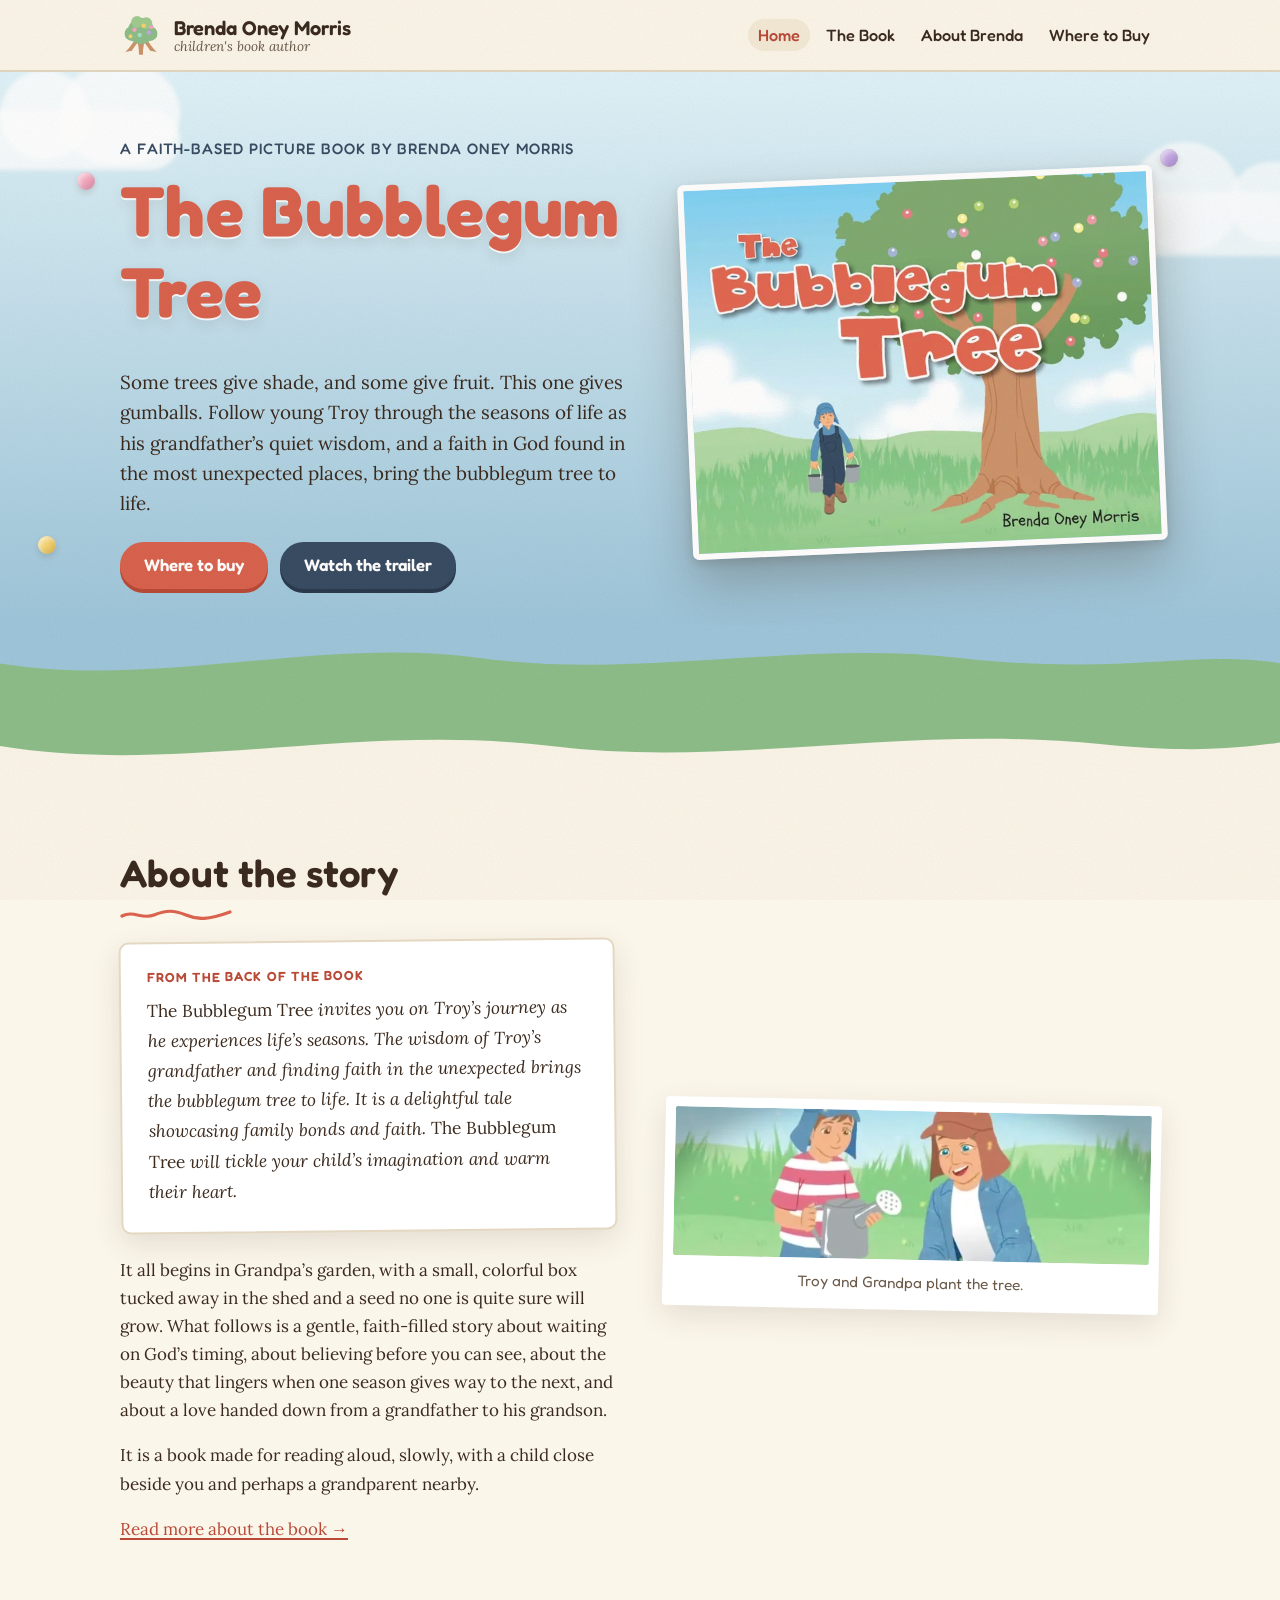
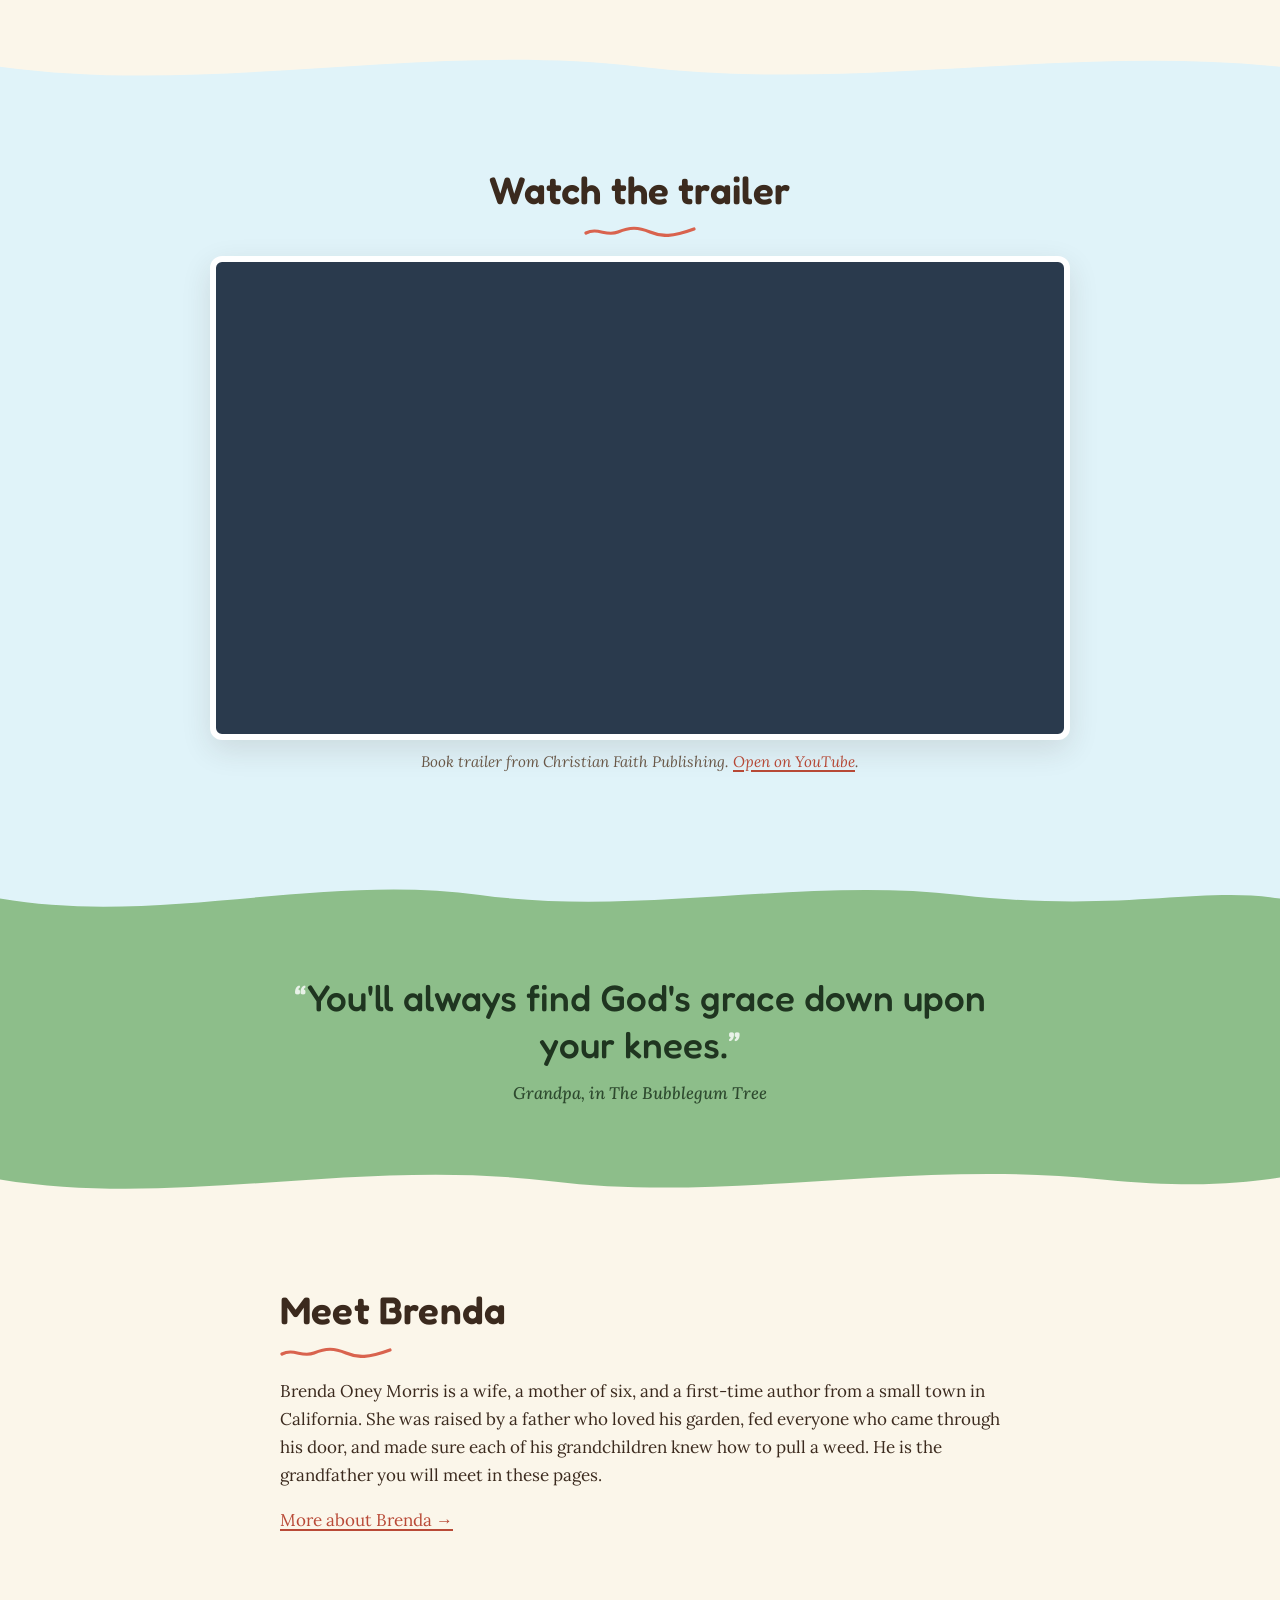
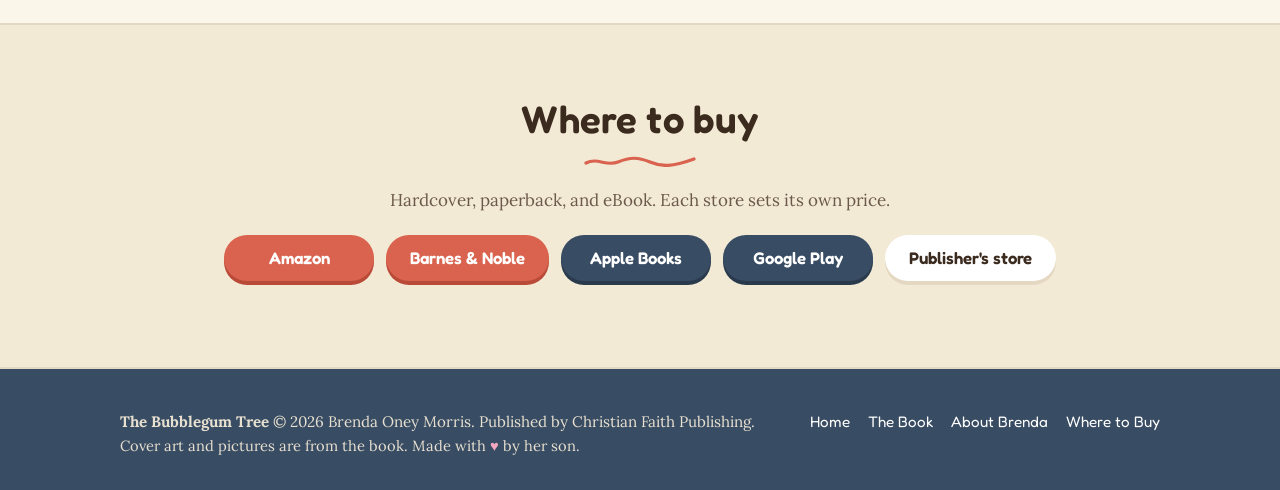
<file: index.html>
<!DOCTYPE html>
<html lang="en">
<head>
  <meta charset="utf-8">
  <meta name="viewport" content="width=device-width, initial-scale=1">
  <title>The Bubblegum Tree — a Christian picture book by Brenda Oney Morris</title>
  <meta name="description" content="Follow young Troy through life's seasons in The Bubblegum Tree, a faith-based Christian picture book by Brenda Oney Morris about God's grace, a grandfather's wisdom, and the bonds of family.">
  <link rel="canonical" href="https://brendaoneymorris.com/">
  <meta name="google-site-verification" content="OkU3zGfKDD6sAgASXib6Q8r33zkd5mC42ZPjFufu0lg">
  <meta name="google-site-verification" content="Awurf7VaAQnkM1GDyvTBnvcUSByIMMnZv8GBwhx8VcY">
  <meta property="og:title" content="The Bubblegum Tree — by Brenda Oney Morris">
  <meta property="og:description" content="A delightful tale of family bonds and faith, and a tree that grows gumballs.">
  <meta property="og:image" content="https://brendaoneymorris.com/assets/img/og-image.jpg">
  <meta property="og:type" content="website">
  <link rel="icon" href="assets/img/favicon.svg" type="image/svg+xml">
  <link rel="preconnect" href="https://fonts.googleapis.com">
  <link rel="preconnect" href="https://fonts.gstatic.com" crossorigin>
  <link href="https://fonts.googleapis.com/css2?family=Fredoka:wght@400;500;600;700&family=Lora:ital,wght@0,400;0,500;0,600;1,400&display=swap" rel="stylesheet">
  <link rel="stylesheet" href="assets/styles.css">
</head>
<body>

<header class="site-header">
  <div class="wrap">
    <a class="brand" href="index.html" aria-label="Brenda Oney Morris, home">
      <svg viewBox="0 0 64 64" aria-hidden="true">
        <path d="M29 62 C29 50 27 42 24 36 L40 36 C37 42 35 50 35 62 Z" fill="#cd936b"/>
        <path d="M24 36 C20 44 14 52 8 58 L18 56 C22 50 26 44 30 40 Z" fill="#cd936b"/>
        <path d="M40 36 C44 44 50 52 56 58 L46 56 C42 50 38 44 34 40 Z" fill="#cd936b"/>
        <circle cx="32" cy="26" r="20" fill="#8dbe8a"/><circle cx="18" cy="30" r="11" fill="#8dbe8a"/><circle cx="46" cy="30" r="11" fill="#8dbe8a"/>
        <circle cx="26" cy="12" r="9" fill="#a1cb90"/><circle cx="40" cy="14" r="9" fill="#a1cb90"/>
        <circle cx="22" cy="24" r="3.4" fill="#f4a7c0"/><circle cx="36" cy="18" r="3.4" fill="#f6d36b"/><circle cx="44" cy="28" r="3.4" fill="#c3a6e6"/><circle cx="30" cy="32" r="3.4" fill="#a9dcc4"/><circle cx="16" cy="34" r="3" fill="#f6d36b"/><circle cx="48" cy="20" r="3" fill="#f4a7c0"/>
      </svg>
      <span class="brand-name">Brenda Oney Morris<span class="brand-sub">children's book author</span></span>
    </a>
    <nav aria-label="Main">
      <ul class="site-nav">
        <li><a href="index.html" aria-current="page">Home</a></li>
        <li><a href="the-bubblegum-tree.html">The Book</a></li>
        <li><a href="about.html">About Brenda</a></li>
        <li><a href="#buy">Where to Buy</a></li>
      </ul>
    </nav>
  </div>
</header>

<main>

  <section class="hero">
    <div class="cloud cloud-1" aria-hidden="true"></div>
    <div class="cloud cloud-2" aria-hidden="true"></div>
    <span class="gum gum--pink" style="left:6%; top:18%" aria-hidden="true"></span>
    <span class="gum gum--yellow" style="left:3%; top:84%" aria-hidden="true"></span>
    <span class="gum gum--lilac" style="right:8%; top:14%" aria-hidden="true"></span>
    <span class="gum gum--mint" style="right:14%; top:78%" aria-hidden="true"></span>
    <div class="wrap">
      <div class="hero-copy">
        <p class="eyebrow">A faith-based picture book by Brenda Oney Morris</p>
        <h1>The Bubblegum Tree</h1>
        <p class="lead">Some trees give shade, and some give fruit. This one gives gumballs. Follow young Troy through the seasons of life as his grandfather&rsquo;s quiet wisdom, and a faith in God found in the most unexpected places, bring the bubblegum tree to life.</p>
        <div class="btn-row">
          <a class="btn" href="#buy">Where to buy</a>
          <a class="btn btn--navy" href="#trailer">Watch the trailer</a>
        </div>
      </div>
      <div class="book">
        <picture>
          <source type="image/webp" srcset="assets/img/cover-600.webp 600w, assets/img/cover-1000.webp 1000w, assets/img/cover-1600.webp 1600w" sizes="(min-width: 720px) 520px, 90vw">
          <img src="assets/img/cover-1000.jpg" srcset="assets/img/cover-600.jpg 600w, assets/img/cover-1000.jpg 1000w, assets/img/cover-1600.jpg 1600w" sizes="(min-width: 720px) 520px, 90vw" width="1000" height="785" alt="The cover of The Bubblegum Tree: a boy in blue overalls carries two buckets across a meadow toward a big green tree dotted with colorful gumballs." fetchpriority="high">
        </picture>
      </div>
    </div>
  </section>
  <div class="wave wave--grass on-sky" aria-hidden="true"><svg viewBox="0 0 1440 70" preserveAspectRatio="none"><path d="M0,42 C180,70 360,12 540,36 C720,60 900,16 1080,36 C1260,56 1350,26 1440,42 L1440,70 L0,70 Z"/></svg></div>
  <div class="band-grass" aria-hidden="true"></div>
  <div class="wave wave--paper on-grass" aria-hidden="true"><svg viewBox="0 0 1440 70" preserveAspectRatio="none"><path d="M0,34 C200,66 400,8 620,34 C820,58 1020,10 1240,32 C1340,42 1400,36 1440,30 L1440,70 L0,70 Z"/></svg></div>

  <section class="section">
    <div class="wrap two-col">
      <div>
        <h2 class="squiggle">About the story</h2>
        <div class="book-card">
          <p class="book-card__label">From the back of the book</p>
          <p><em>The Bubblegum Tree</em> invites you on Troy&rsquo;s journey as he experiences life&rsquo;s seasons. The wisdom of Troy&rsquo;s grandfather and finding faith in the unexpected brings the bubblegum tree to life. It is a delightful tale showcasing family bonds and faith. <em>The Bubblegum Tree</em> will tickle your child&rsquo;s imagination and warm their heart.</p>
        </div>
        <p>It all begins in Grandpa&rsquo;s garden, with a small, colorful box tucked away in the shed and a seed no one is quite sure will grow. What follows is a gentle, faith-filled story about waiting on God&rsquo;s timing, about believing before you can see, about the beauty that lingers when one season gives way to the next, and about a love handed down from a grandfather to his grandson.</p>
        <p>It is a book made for reading aloud, slowly, with a child close beside you and perhaps a grandparent nearby.</p>
        <p><a href="the-bubblegum-tree.html">Read more about the book &rarr;</a></p>
      </div>
      <figure class="print">
        <picture>
          <source type="image/webp" srcset="assets/img/scene-planting.webp">
          <img src="assets/img/scene-planting.jpg" width="640" height="201" alt="Troy holds a watering can while Grandpa kneels in the garden, both smiling." loading="lazy">
        </picture>
        <figcaption>Troy and Grandpa plant the tree.</figcaption>
      </figure>
    </div>
  </section>

  <div class="wave wave--sky on-paper" aria-hidden="true"><svg viewBox="0 0 1440 70" preserveAspectRatio="none"><path d="M0,38 C240,70 480,10 720,38 C960,66 1200,14 1440,38 L1440,70 L0,70 Z"/></svg></div>
  <section class="section section--sky" id="trailer">
    <div class="wrap">
      <h2 class="squiggle center" style="text-align:center">Watch the trailer</h2>
      <div class="video" style="max-width: 860px; margin: 0 auto;">
        <iframe src="https://www.youtube-nocookie.com/embed/pPJsItVsyEs" title="The Bubblegum Tree book trailer" loading="lazy" allow="accelerometer; encrypted-media; picture-in-picture" allowfullscreen referrerpolicy="strict-origin-when-cross-origin"></iframe>
      </div>
      <p class="caption" style="text-align:center">Book trailer from Christian Faith Publishing. <a href="https://youtu.be/pPJsItVsyEs">Open on YouTube</a>.</p>
    </div>
  </section>
  <div class="wave wave--grass on-sky-light" aria-hidden="true"><svg viewBox="0 0 1440 70" preserveAspectRatio="none"><path d="M0,40 C180,70 360,12 540,36 C720,60 900,16 1080,36 C1260,56 1350,26 1440,40 L1440,70 L0,70 Z"/></svg></div>

  <section class="section--grass quote">
    <div class="wrap">
      <blockquote><p>You'll always find God's grace down upon your knees.</p><cite>Grandpa, in The Bubblegum Tree</cite></blockquote>
    </div>
  </section>

  <div class="wave wave--paper on-grass" aria-hidden="true"><svg viewBox="0 0 1440 70" preserveAspectRatio="none"><path d="M0,30 C200,62 400,6 620,32 C820,56 1020,8 1240,30 C1340,40 1400,34 1440,28 L1440,70 L0,70 Z"/></svg></div>
  <section class="section">
    <div class="wrap author-teaser author-teaser--solo">
      <div>
        <h2 class="squiggle">Meet Brenda</h2>
        <p>Brenda Oney Morris is a wife, a mother of six, and a first-time author from a small town in California. She was raised by a father who loved his garden, fed everyone who came through his door, and made sure each of his grandchildren knew how to pull a weed. He is the grandfather you will meet in these pages.</p>
        <p><a href="about.html">More about Brenda &rarr;</a></p>
      </div>
    </div>
  </section>

  <section class="section buy" id="buy">
    <div class="wrap">
      <h2 class="squiggle center">Where to buy</h2>
      <p class="muted">Hardcover, paperback, and eBook. Each store sets its own price.</p>
      <div class="buy-links">
        <a class="btn" href="https://www.amazon.com/dp/B0GZ1BVCPR" rel="noopener">Amazon</a>
        <a class="btn" href="https://www.barnesandnoble.com/w/the-bubblegum-tree-brenda-oney-morris/1150055216?ean=9798894285047" rel="noopener">Barnes &amp; Noble</a>
        <a class="btn btn--navy" href="https://itunes.apple.com/us/book/isbn9798894285054" rel="noopener">Apple Books</a>
        <a class="btn btn--navy" href="https://play.google.com/store/search?q=9798894285054&amp;c=books" rel="noopener">Google Play</a>
        <a class="btn btn--paper" href="https://www.christianfaithpublishing.com/books/?book=the-bubblegum-tree" rel="noopener">Publisher's store</a>
      </div>
    </div>
  </section>

</main>

<footer class="site-footer">
  <div class="wrap">
    <div>
      <p><strong>The Bubblegum Tree</strong> &copy; 2026 Brenda Oney Morris. Published by Christian Faith Publishing.</p>
      <p class="small">Cover art and pictures are from the book. Made with <span class="heart">&hearts;</span> by her son.</p>
    </div>
    <ul class="foot-nav">
      <li><a href="index.html">Home</a></li>
      <li><a href="the-bubblegum-tree.html">The Book</a></li>
      <li><a href="about.html">About Brenda</a></li>
      <li><a href="#buy">Where to Buy</a></li>
    </ul>
  </div>
</footer>

</body>
</html>
</file>
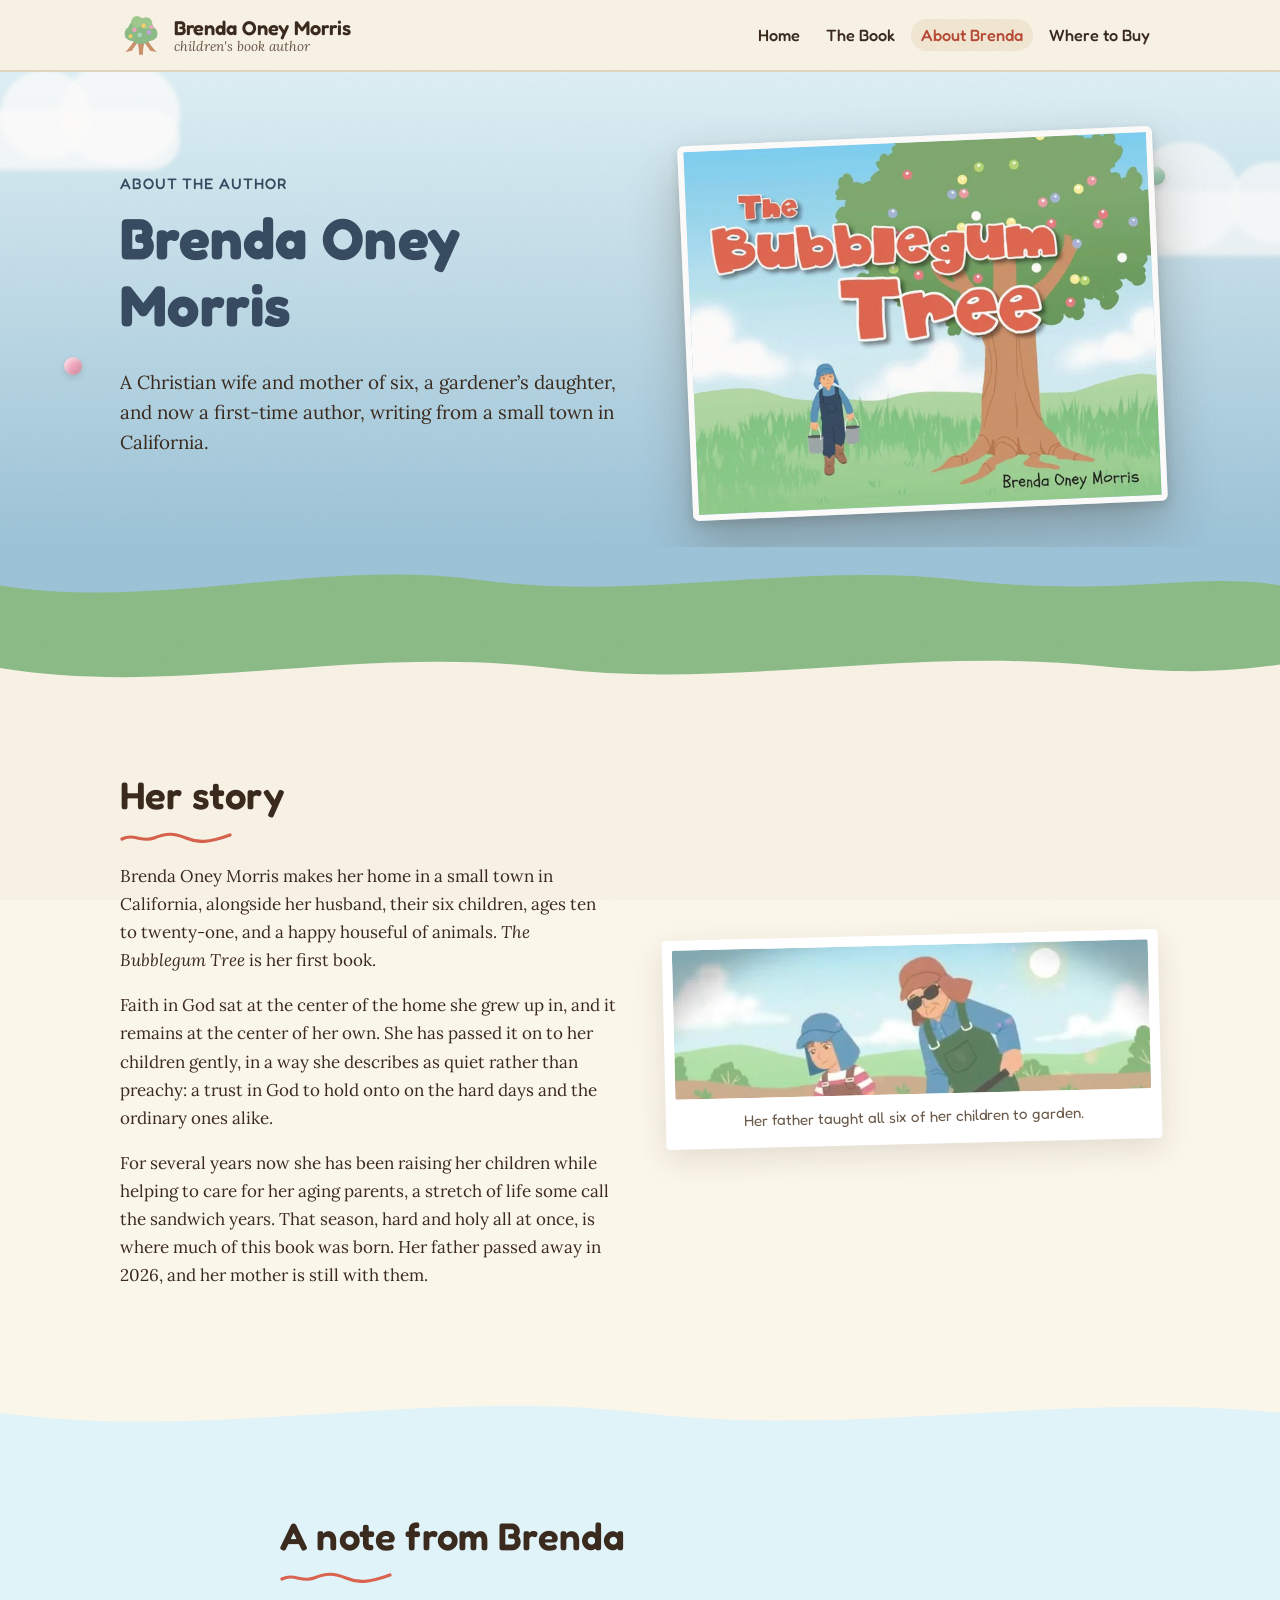
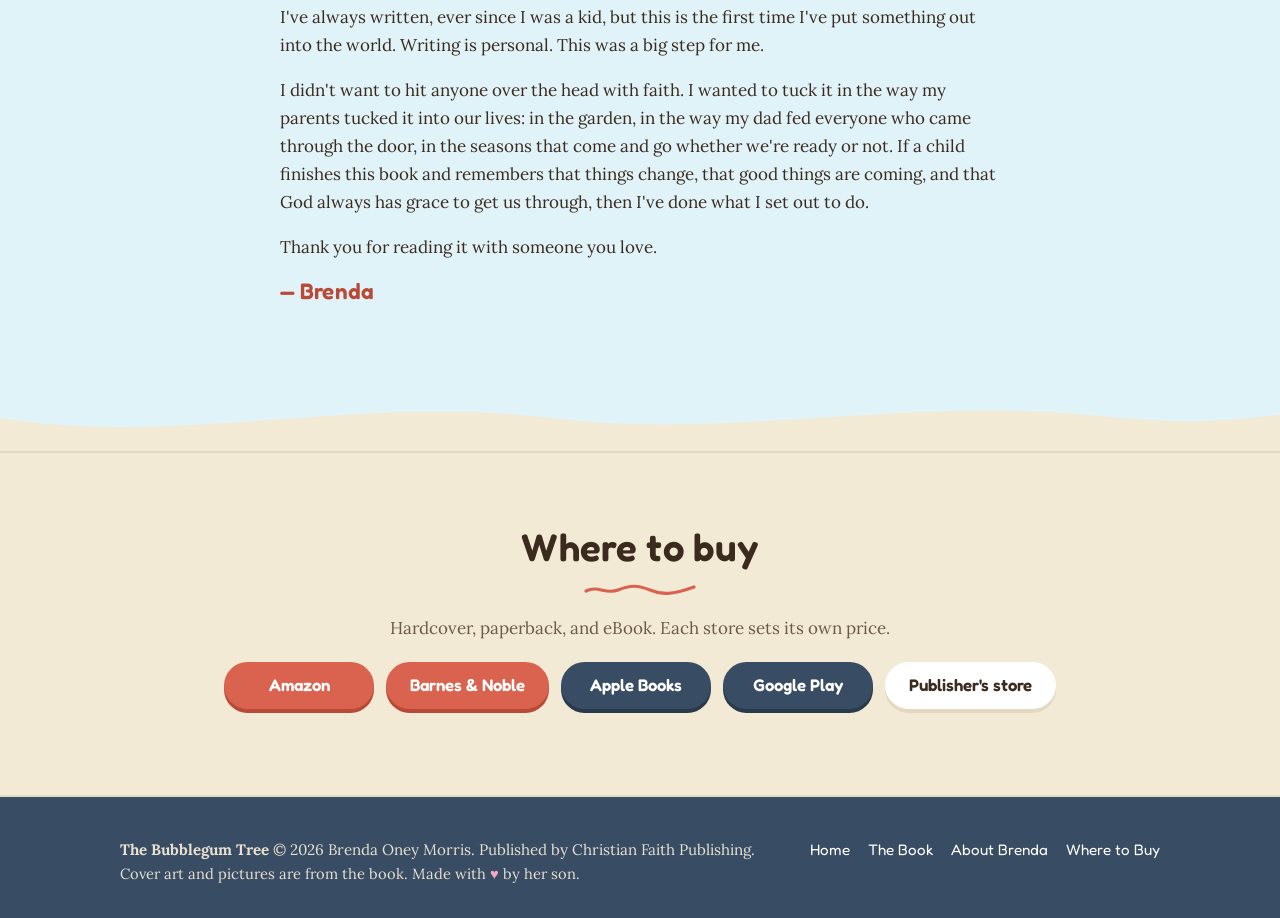
<file: about.html>
<!DOCTYPE html>
<html lang="en">
<head>
  <meta charset="utf-8">
  <meta name="viewport" content="width=device-width, initial-scale=1">
  <title>About Brenda Oney Morris — author of The Bubblegum Tree</title>
  <meta name="description" content="Brenda Oney Morris is a Christian wife and mother of six, a gardener's daughter, and the author of the faith-based children's picture book The Bubblegum Tree.">
  <link rel="canonical" href="https://brendaoneymorris.com/about.html">
  <meta property="og:title" content="About Brenda Oney Morris">
  <meta property="og:description" content="A wife, a mother of six, and the author of The Bubblegum Tree.">
  <meta property="og:image" content="https://brendaoneymorris.com/assets/img/og-image.jpg">
  <meta property="og:type" content="profile">
  <link rel="icon" href="assets/img/favicon.svg" type="image/svg+xml">
  <link rel="preconnect" href="https://fonts.googleapis.com">
  <link rel="preconnect" href="https://fonts.gstatic.com" crossorigin>
  <link href="https://fonts.googleapis.com/css2?family=Fredoka:wght@400;500;600;700&family=Lora:ital,wght@0,400;0,500;0,600;1,400&display=swap" rel="stylesheet">
  <link rel="stylesheet" href="assets/styles.css">
</head>
<body>

<header class="site-header">
  <div class="wrap">
    <a class="brand" href="index.html" aria-label="Brenda Oney Morris, home">
      <svg viewBox="0 0 64 64" aria-hidden="true">
        <path d="M29 62 C29 50 27 42 24 36 L40 36 C37 42 35 50 35 62 Z" fill="#cd936b"/>
        <path d="M24 36 C20 44 14 52 8 58 L18 56 C22 50 26 44 30 40 Z" fill="#cd936b"/>
        <path d="M40 36 C44 44 50 52 56 58 L46 56 C42 50 38 44 34 40 Z" fill="#cd936b"/>
        <circle cx="32" cy="26" r="20" fill="#8dbe8a"/><circle cx="18" cy="30" r="11" fill="#8dbe8a"/><circle cx="46" cy="30" r="11" fill="#8dbe8a"/>
        <circle cx="26" cy="12" r="9" fill="#a1cb90"/><circle cx="40" cy="14" r="9" fill="#a1cb90"/>
        <circle cx="22" cy="24" r="3.4" fill="#f4a7c0"/><circle cx="36" cy="18" r="3.4" fill="#f6d36b"/><circle cx="44" cy="28" r="3.4" fill="#c3a6e6"/><circle cx="30" cy="32" r="3.4" fill="#a9dcc4"/><circle cx="16" cy="34" r="3" fill="#f6d36b"/><circle cx="48" cy="20" r="3" fill="#f4a7c0"/>
      </svg>
      <span class="brand-name">Brenda Oney Morris<span class="brand-sub">children's book author</span></span>
    </a>
    <nav aria-label="Main">
      <ul class="site-nav">
        <li><a href="index.html">Home</a></li>
        <li><a href="the-bubblegum-tree.html">The Book</a></li>
        <li><a href="about.html" aria-current="page">About Brenda</a></li>
        <li><a href="#buy">Where to Buy</a></li>
      </ul>
    </nav>
  </div>
</header>

<main>

  <section class="hero">
    <div class="cloud cloud-1" aria-hidden="true"></div>
    <div class="cloud cloud-2" aria-hidden="true"></div>
    <span class="gum gum--pink" style="left:5%; top:60%" aria-hidden="true"></span>
    <span class="gum gum--mint" style="right:9%; top:20%" aria-hidden="true"></span>
    <div class="wrap">
      <div class="hero-copy">
        <p class="eyebrow">About the author</p>
        <h1 style="font-size: clamp(2.2rem, 6vw, 3.6rem); color: var(--navy); text-shadow: none;">Brenda Oney Morris</h1>
        <p class="lead">A Christian wife and mother of six, a gardener&rsquo;s daughter, and now a first-time author, writing from a small town in California.</p>
      </div>
      <div class="book">
        <picture>
          <source type="image/webp" srcset="assets/img/cover-600.webp 600w, assets/img/cover-1000.webp 1000w" sizes="(min-width: 720px) 460px, 90vw">
          <img src="assets/img/cover-1000.jpg" srcset="assets/img/cover-600.jpg 600w, assets/img/cover-1000.jpg 1000w" sizes="(min-width: 720px) 460px, 90vw" width="1000" height="785" alt="The cover of The Bubblegum Tree, Brenda's first book.">
        </picture>
      </div>
    </div>
  </section>
  <div class="wave wave--grass on-sky" aria-hidden="true"><svg viewBox="0 0 1440 70" preserveAspectRatio="none"><path d="M0,42 C180,70 360,12 540,36 C720,60 900,16 1080,36 C1260,56 1350,26 1440,42 L1440,70 L0,70 Z"/></svg></div>
  <div class="band-grass" aria-hidden="true"></div>
  <div class="wave wave--paper on-grass" aria-hidden="true"><svg viewBox="0 0 1440 70" preserveAspectRatio="none"><path d="M0,34 C200,66 400,8 620,34 C820,58 1020,10 1240,32 C1340,42 1400,36 1440,30 L1440,70 L0,70 Z"/></svg></div>

  <section class="section">
    <div class="wrap two-col">
      <div>
        <h2 class="squiggle">Her story</h2>
        <p>Brenda Oney Morris makes her home in a small town in California, alongside her husband, their six children, ages ten to twenty-one, and a happy houseful of animals. <em>The Bubblegum Tree</em> is her first book.</p>
        <p>Faith in God sat at the center of the home she grew up in, and it remains at the center of her own. She has passed it on to her children gently, in a way she describes as quiet rather than preachy: a trust in God to hold onto on the hard days and the ordinary ones alike.</p>
        <p>For several years now she has been raising her children while helping to care for her aging parents, a stretch of life some call the sandwich years. That season, hard and holy all at once, is where much of this book was born. Her father passed away in 2026, and her mother is still with them.</p>
      </div>
      <figure class="print left">
        <picture>
          <source type="image/webp" srcset="assets/img/scene-digging.webp">
          <img src="assets/img/scene-digging.jpg" width="640" height="201" alt="Troy and Grandpa working in the garden under a bright sun." loading="lazy">
        </picture>
        <figcaption>Her father taught all six of her children to garden.</figcaption>
      </figure>
    </div>
  </section>

  <div class="wave wave--sky on-paper" aria-hidden="true"><svg viewBox="0 0 1440 70" preserveAspectRatio="none"><path d="M0,38 C240,70 480,10 720,38 C960,66 1200,14 1440,38 L1440,70 L0,70 Z"/></svg></div>
  <section class="section section--sky">
    <div class="wrap" style="max-width: 760px">
      <h2 class="squiggle">A note from Brenda</h2>
      <p>I've always written, ever since I was a kid, but this is the first time I've put something out into the world. Writing is personal. This was a big step for me.</p>
      <p>I didn't want to hit anyone over the head with faith. I wanted to tuck it in the way my parents tucked it into our lives: in the garden, in the way my dad fed everyone who came through the door, in the seasons that come and go whether we're ready or not. If a child finishes this book and remembers that things change, that good things are coming, and that God always has grace to get us through, then I've done what I set out to do.</p>
      <p>Thank you for reading it with someone you love.</p>
      <p class="display" style="font-size:1.4rem; color: var(--coral-deep)">&mdash; Brenda</p>
    </div>
  </section>
  <div class="wave wave--deep on-sky-light" aria-hidden="true"><svg viewBox="0 0 1440 70" preserveAspectRatio="none"><path d="M0,34 C200,66 400,8 620,34 C820,58 1020,10 1240,32 C1340,42 1400,36 1440,30 L1440,70 L0,70 Z"/></svg></div>

  <section class="section buy" id="buy">
    <div class="wrap">
      <h2 class="squiggle center">Where to buy</h2>
      <p class="muted">Hardcover, paperback, and eBook. Each store sets its own price.</p>
      <div class="buy-links">
        <a class="btn" href="https://www.amazon.com/dp/B0GZ1BVCPR" rel="noopener">Amazon</a>
        <a class="btn" href="https://www.barnesandnoble.com/w/the-bubblegum-tree-brenda-oney-morris/1150055216?ean=9798894285047" rel="noopener">Barnes &amp; Noble</a>
        <a class="btn btn--navy" href="https://itunes.apple.com/us/book/isbn9798894285054" rel="noopener">Apple Books</a>
        <a class="btn btn--navy" href="https://play.google.com/store/search?q=9798894285054&amp;c=books" rel="noopener">Google Play</a>
        <a class="btn btn--paper" href="https://www.christianfaithpublishing.com/books/?book=the-bubblegum-tree" rel="noopener">Publisher's store</a>
      </div>
    </div>
  </section>

</main>

<footer class="site-footer">
  <div class="wrap">
    <div>
      <p><strong>The Bubblegum Tree</strong> &copy; 2026 Brenda Oney Morris. Published by Christian Faith Publishing.</p>
      <p class="small">Cover art and pictures are from the book. Made with <span class="heart">&hearts;</span> by her son.</p>
    </div>
    <ul class="foot-nav">
      <li><a href="index.html">Home</a></li>
      <li><a href="the-bubblegum-tree.html">The Book</a></li>
      <li><a href="about.html">About Brenda</a></li>
      <li><a href="#buy">Where to Buy</a></li>
    </ul>
  </div>
</footer>

</body>
</html>
</file>
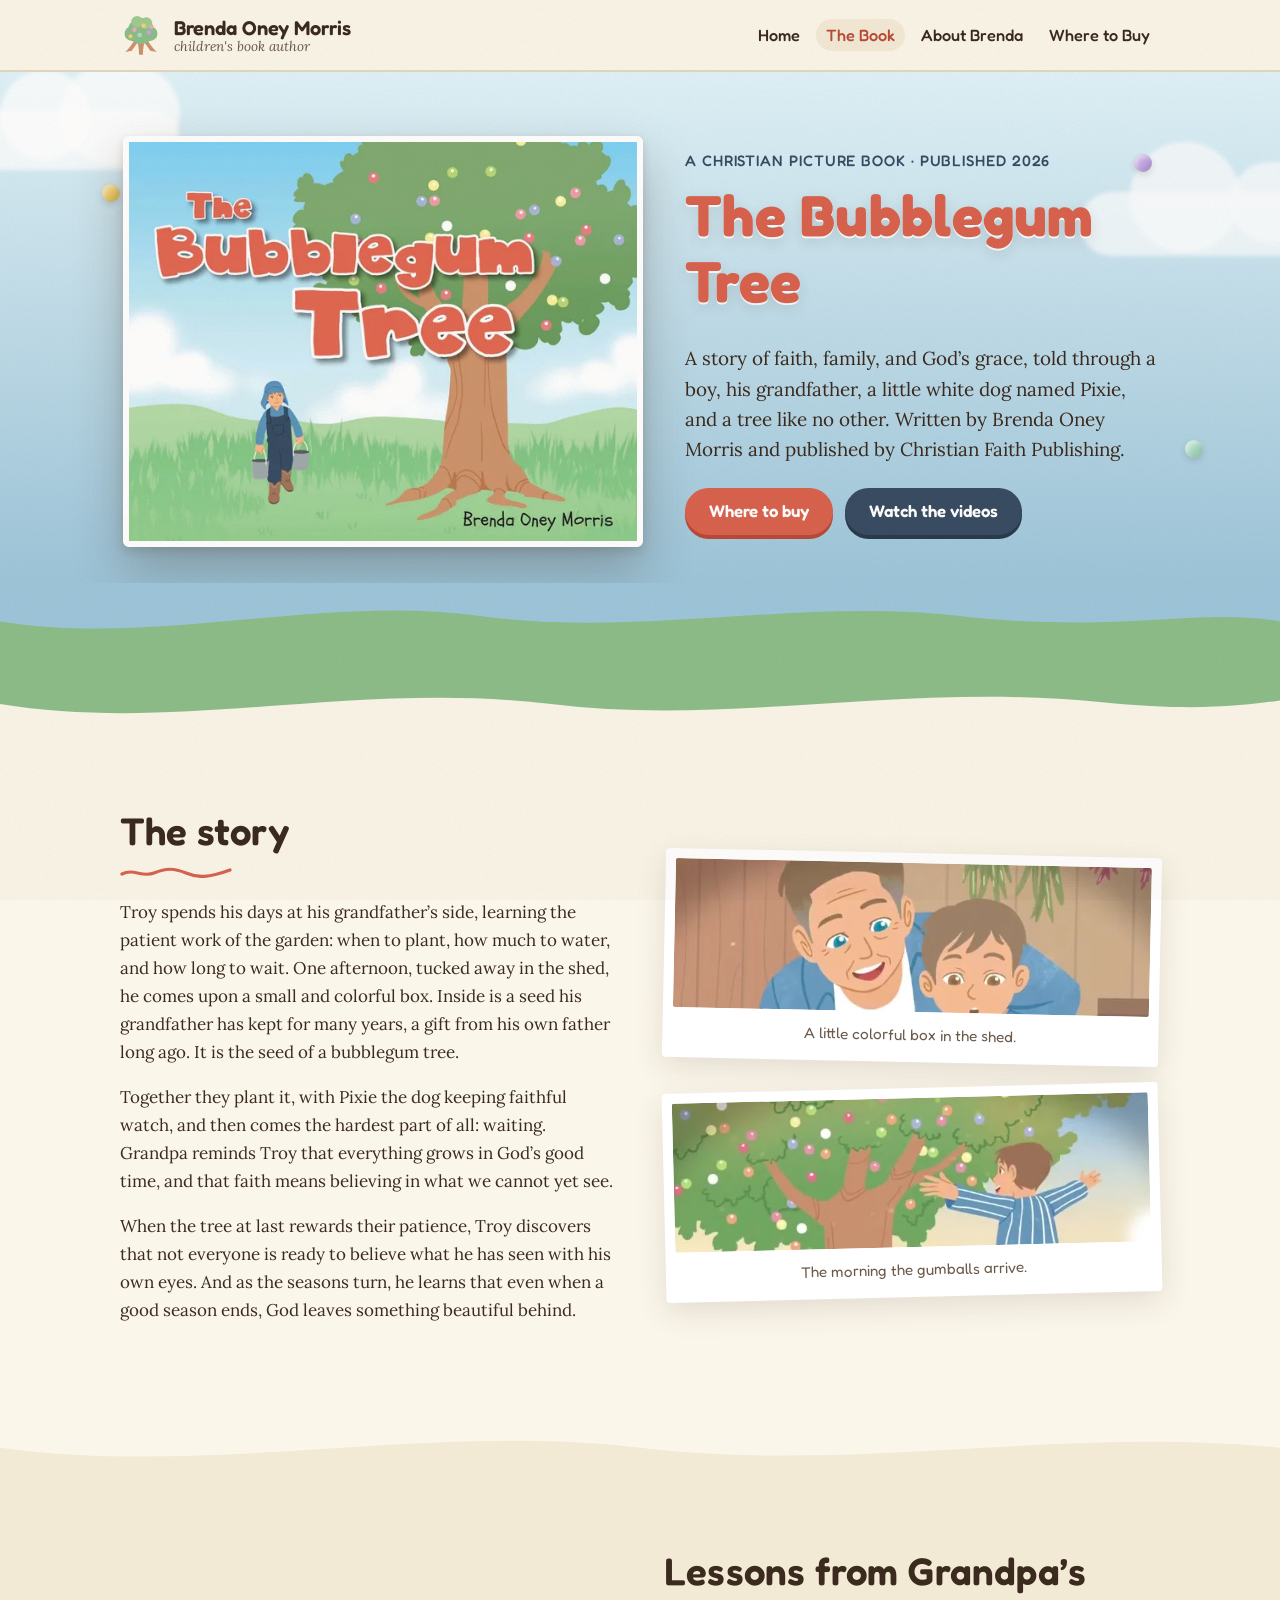
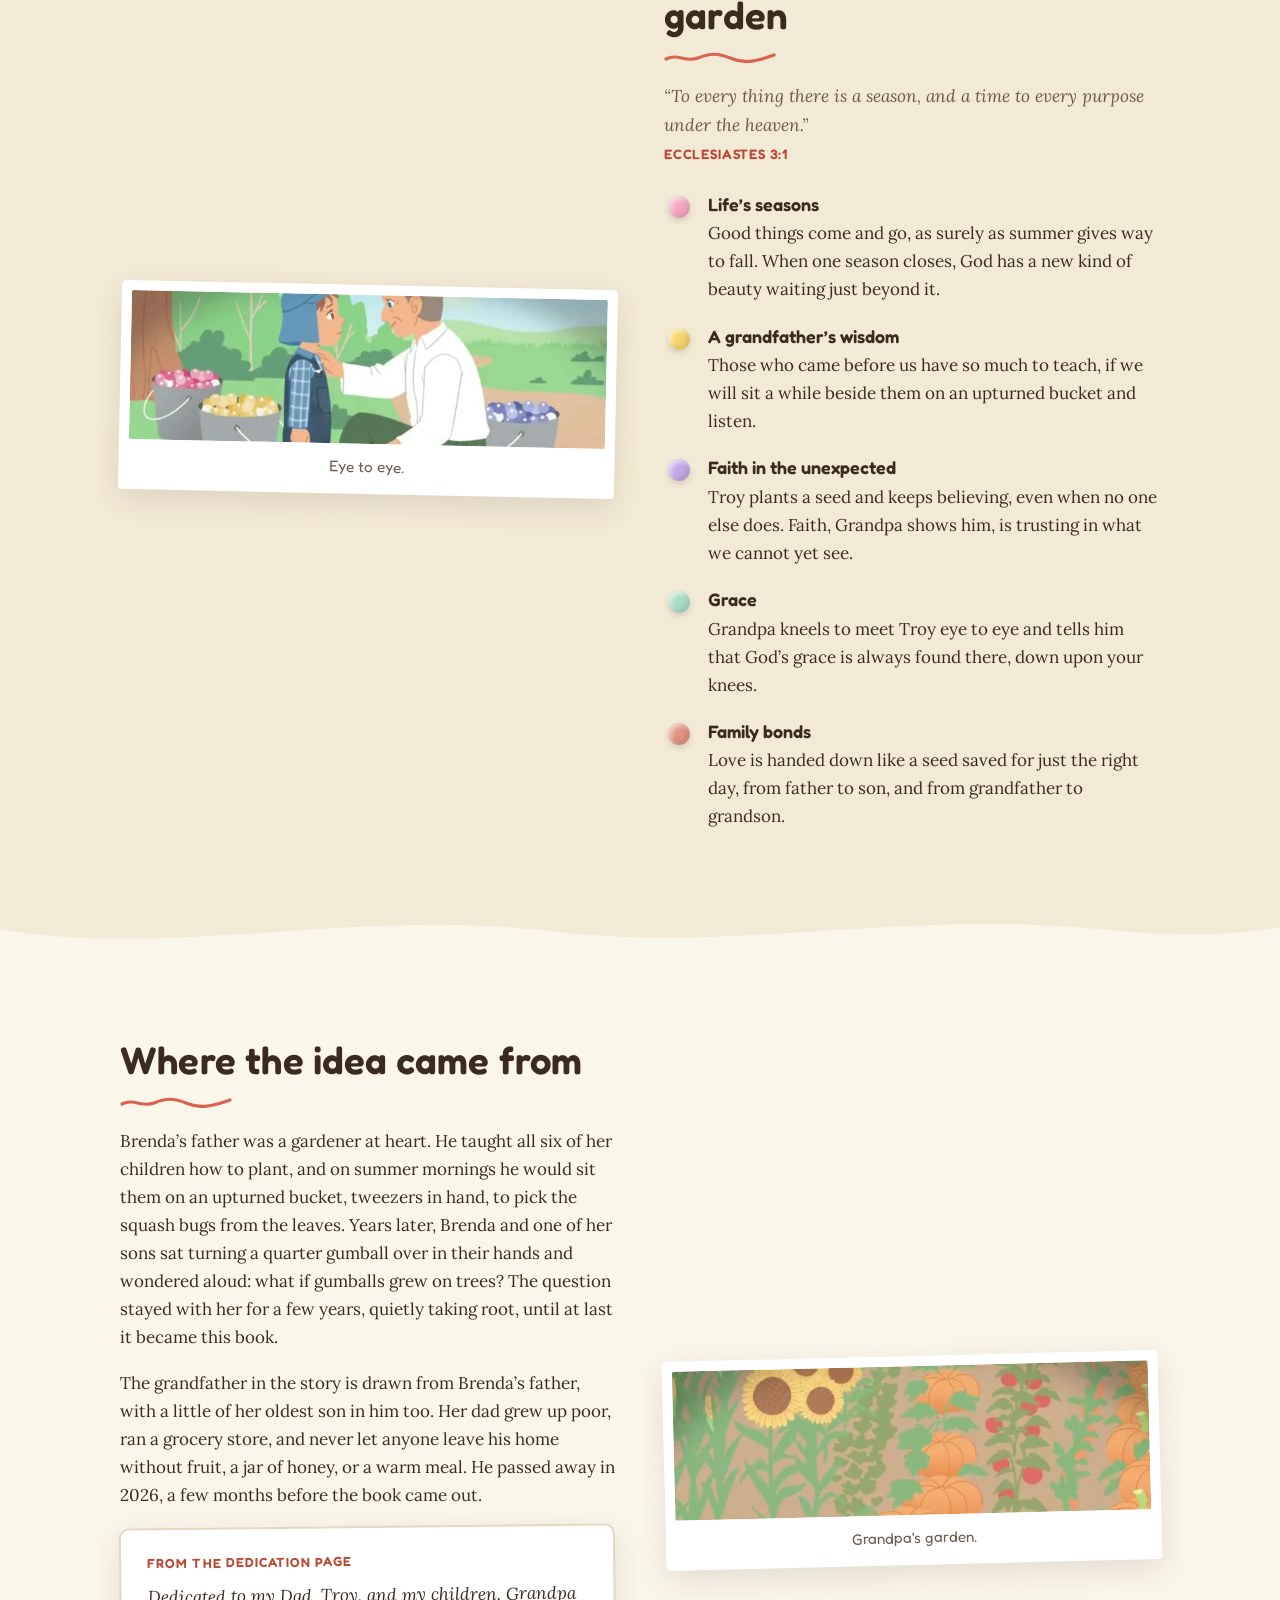
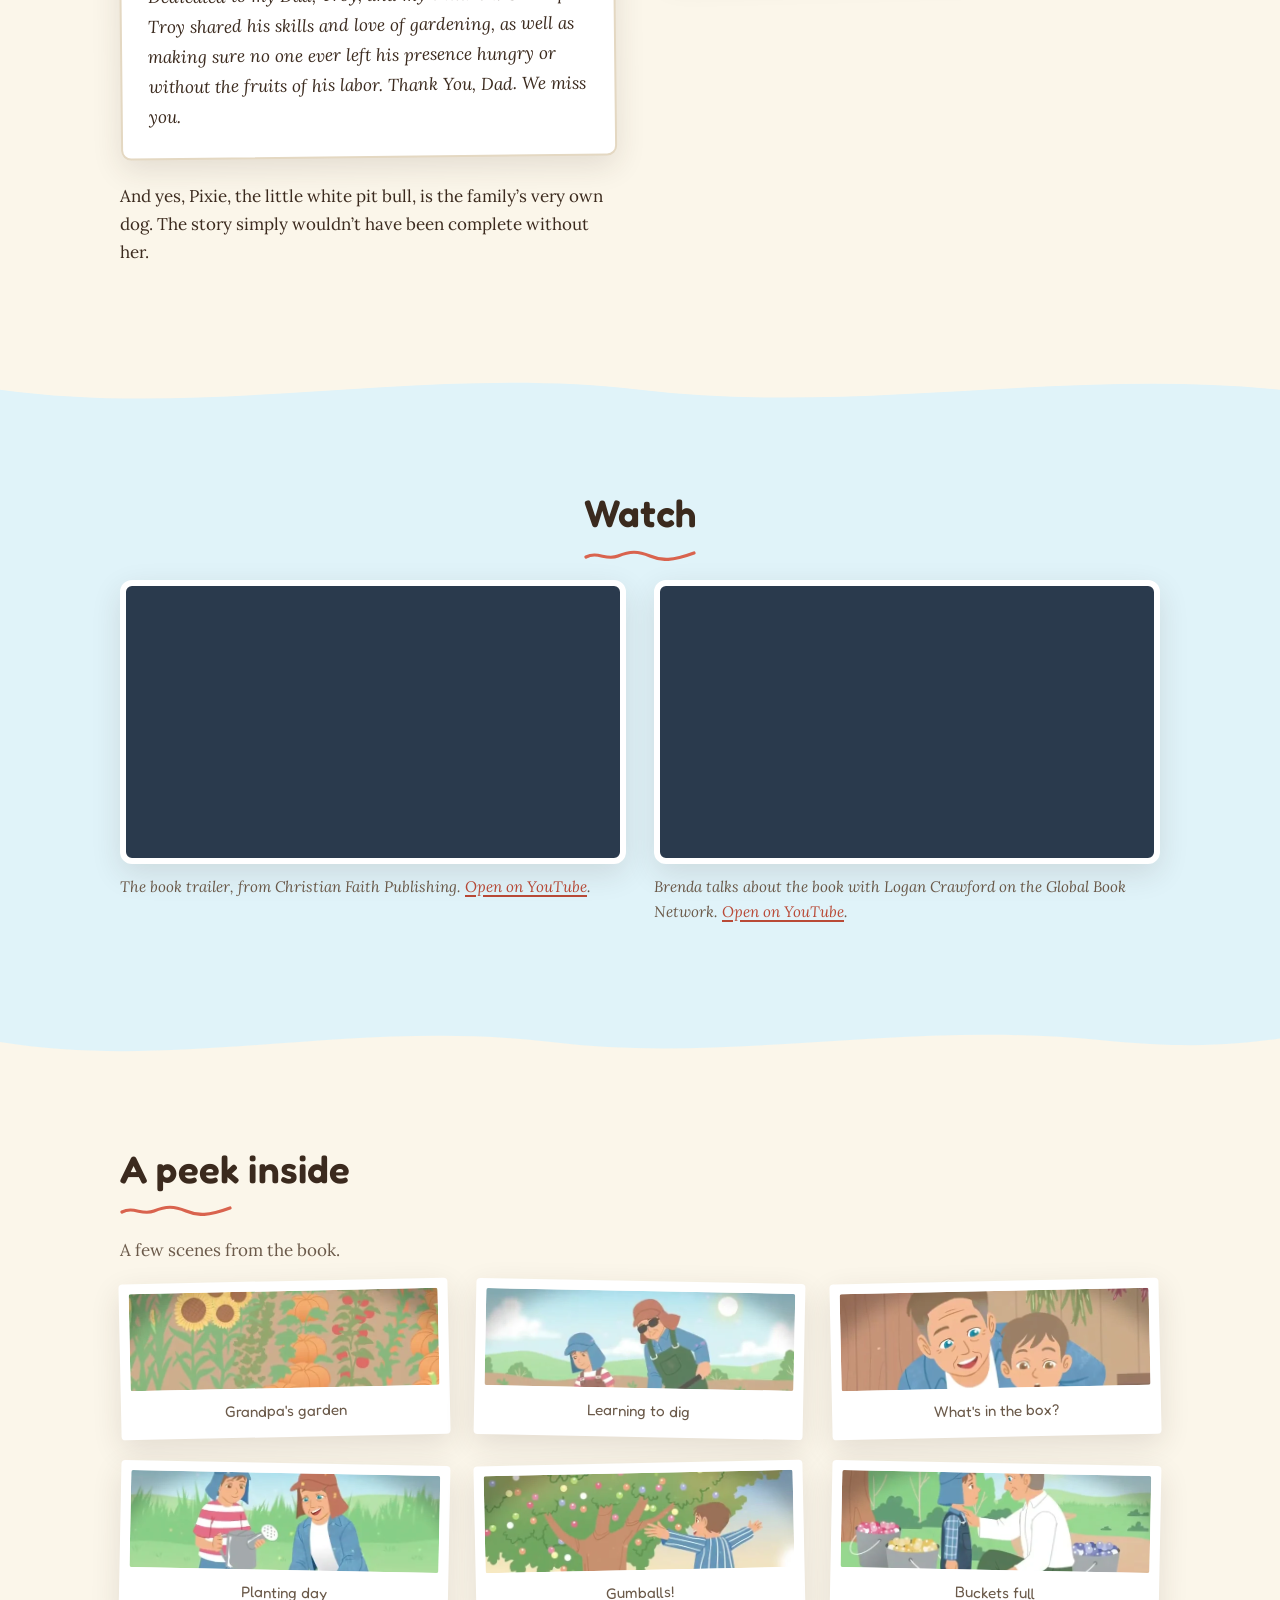
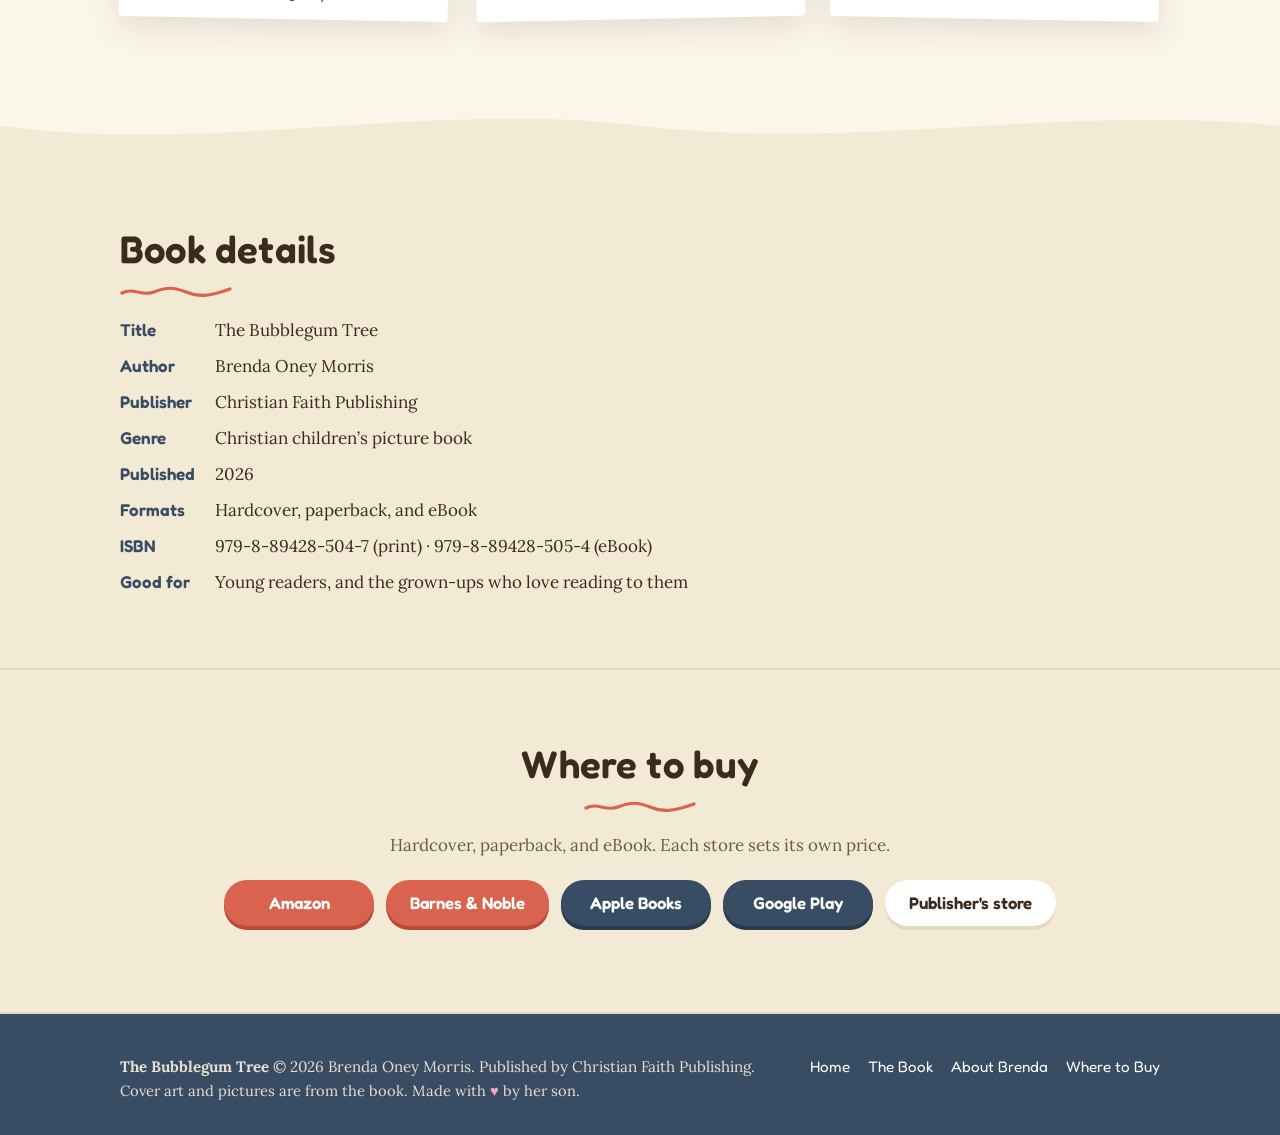
<file: the-bubblegum-tree.html>
<!DOCTYPE html>
<html lang="en">
<head>
  <meta charset="utf-8">
  <meta name="viewport" content="width=device-width, initial-scale=1">
  <title>The Bubblegum Tree — the story, the videos, and where to buy</title>
  <meta name="description" content="The Bubblegum Tree, a Christian picture book by Brenda Oney Morris: Troy's journey through life's seasons, the faith lessons of Grandpa's garden, where the story began, the trailer and interview, and where to buy it.">
  <link rel="canonical" href="https://brendaoneymorris.com/the-bubblegum-tree.html">
  <meta property="og:title" content="The Bubblegum Tree — by Brenda Oney Morris">
  <meta property="og:description" content="Troy's journey through life's seasons, where the story began, and where to buy it.">
  <meta property="og:image" content="https://brendaoneymorris.com/assets/img/og-image.jpg">
  <meta property="og:type" content="book">
  <link rel="icon" href="assets/img/favicon.svg" type="image/svg+xml">
  <link rel="preconnect" href="https://fonts.googleapis.com">
  <link rel="preconnect" href="https://fonts.gstatic.com" crossorigin>
  <link href="https://fonts.googleapis.com/css2?family=Fredoka:wght@400;500;600;700&family=Lora:ital,wght@0,400;0,500;0,600;1,400&display=swap" rel="stylesheet">
  <link rel="stylesheet" href="assets/styles.css">
</head>
<body>

<header class="site-header">
  <div class="wrap">
    <a class="brand" href="index.html" aria-label="Brenda Oney Morris, home">
      <svg viewBox="0 0 64 64" aria-hidden="true">
        <path d="M29 62 C29 50 27 42 24 36 L40 36 C37 42 35 50 35 62 Z" fill="#cd936b"/>
        <path d="M24 36 C20 44 14 52 8 58 L18 56 C22 50 26 44 30 40 Z" fill="#cd936b"/>
        <path d="M40 36 C44 44 50 52 56 58 L46 56 C42 50 38 44 34 40 Z" fill="#cd936b"/>
        <circle cx="32" cy="26" r="20" fill="#8dbe8a"/><circle cx="18" cy="30" r="11" fill="#8dbe8a"/><circle cx="46" cy="30" r="11" fill="#8dbe8a"/>
        <circle cx="26" cy="12" r="9" fill="#a1cb90"/><circle cx="40" cy="14" r="9" fill="#a1cb90"/>
        <circle cx="22" cy="24" r="3.4" fill="#f4a7c0"/><circle cx="36" cy="18" r="3.4" fill="#f6d36b"/><circle cx="44" cy="28" r="3.4" fill="#c3a6e6"/><circle cx="30" cy="32" r="3.4" fill="#a9dcc4"/><circle cx="16" cy="34" r="3" fill="#f6d36b"/><circle cx="48" cy="20" r="3" fill="#f4a7c0"/>
      </svg>
      <span class="brand-name">Brenda Oney Morris<span class="brand-sub">children's book author</span></span>
    </a>
    <nav aria-label="Main">
      <ul class="site-nav">
        <li><a href="index.html">Home</a></li>
        <li><a href="the-bubblegum-tree.html" aria-current="page">The Book</a></li>
        <li><a href="about.html">About Brenda</a></li>
        <li><a href="#buy">Where to Buy</a></li>
      </ul>
    </nav>
  </div>
</header>

<main>

  <section class="hero">
    <div class="cloud cloud-1" aria-hidden="true"></div>
    <div class="cloud cloud-2" aria-hidden="true"></div>
    <span class="gum gum--yellow" style="left:8%; top:22%" aria-hidden="true"></span>
    <span class="gum gum--lilac" style="right:10%; top:16%" aria-hidden="true"></span>
    <span class="gum gum--mint" style="right:6%; top:72%" aria-hidden="true"></span>
    <div class="wrap">
      <div class="book book--flat" style="order:0">
        <picture>
          <source type="image/webp" srcset="assets/img/cover-600.webp 600w, assets/img/cover-1000.webp 1000w" sizes="(min-width: 720px) 480px, 90vw">
          <img src="assets/img/cover-1000.jpg" srcset="assets/img/cover-600.jpg 600w, assets/img/cover-1000.jpg 1000w" sizes="(min-width: 720px) 480px, 90vw" width="1000" height="785" alt="The cover of The Bubblegum Tree." fetchpriority="high">
        </picture>
      </div>
      <div class="hero-copy">
        <p class="eyebrow">A Christian picture book &middot; published 2026</p>
        <h1 style="font-size: clamp(2.2rem, 6vw, 3.6rem)">The Bubblegum Tree</h1>
        <p class="lead">A story of faith, family, and God&rsquo;s grace, told through a boy, his grandfather, a little white dog named Pixie, and a tree like no other. Written by Brenda Oney Morris and published by Christian Faith Publishing.</p>
        <div class="btn-row">
          <a class="btn" href="#buy">Where to buy</a>
          <a class="btn btn--navy" href="#watch">Watch the videos</a>
        </div>
      </div>
    </div>
  </section>
  <div class="wave wave--grass on-sky" aria-hidden="true"><svg viewBox="0 0 1440 70" preserveAspectRatio="none"><path d="M0,42 C180,70 360,12 540,36 C720,60 900,16 1080,36 C1260,56 1350,26 1440,42 L1440,70 L0,70 Z"/></svg></div>
  <div class="band-grass" aria-hidden="true"></div>
  <div class="wave wave--paper on-grass" aria-hidden="true"><svg viewBox="0 0 1440 70" preserveAspectRatio="none"><path d="M0,34 C200,66 400,8 620,34 C820,58 1020,10 1240,32 C1340,42 1400,36 1440,30 L1440,70 L0,70 Z"/></svg></div>

  <section class="section">
    <div class="wrap two-col">
      <div>
        <h2 class="squiggle">The story</h2>
        <p>Troy spends his days at his grandfather&rsquo;s side, learning the patient work of the garden: when to plant, how much to water, and how long to wait. One afternoon, tucked away in the shed, he comes upon a small and colorful box. Inside is a seed his grandfather has kept for many years, a gift from his own father long ago. It is the seed of a bubblegum tree.</p>
        <p>Together they plant it, with Pixie the dog keeping faithful watch, and then comes the hardest part of all: waiting. Grandpa reminds Troy that everything grows in God&rsquo;s good time, and that faith means believing in what we cannot yet see.</p>
        <p>When the tree at last rewards their patience, Troy discovers that not everyone is ready to believe what he has seen with his own eyes. And as the seasons turn, he learns that even when a good season ends, God leaves something beautiful behind.</p>
      </div>
      <div style="display:grid; gap:26px">
        <figure class="print">
          <picture>
            <source type="image/webp" srcset="assets/img/scene-shed.webp">
            <img src="assets/img/scene-shed.jpg" width="640" height="201" alt="Grandpa and Troy peer at something in the shed together." loading="lazy">
          </picture>
          <figcaption>A little colorful box in the shed.</figcaption>
        </figure>
        <figure class="print left">
          <picture>
            <source type="image/webp" srcset="assets/img/scene-tree.webp">
            <img src="assets/img/scene-tree.jpg" width="640" height="201" alt="Troy in striped pajamas throws his arms wide at a tree covered in colorful gumballs." loading="lazy">
          </picture>
          <figcaption>The morning the gumballs arrive.</figcaption>
        </figure>
      </div>
    </div>
  </section>

  <div class="wave wave--deep on-paper" aria-hidden="true"><svg viewBox="0 0 1440 70" preserveAspectRatio="none"><path d="M0,38 C240,70 480,10 720,38 C960,66 1200,14 1440,38 L1440,70 L0,70 Z"/></svg></div>
  <section class="section section--deep">
    <div class="wrap two-col flip">
      <div>
        <h2 class="squiggle">Lessons from Grandpa&rsquo;s garden</h2>
        <p class="verse">&ldquo;To every thing there is a season, and a time to every purpose under the heaven.&rdquo; <cite>Ecclesiastes 3:1</cite></p>
        <ul class="lessons">
          <li><strong>Life&rsquo;s seasons</strong> Good things come and go, as surely as summer gives way to fall. When one season closes, God has a new kind of beauty waiting just beyond it.</li>
          <li><strong>A grandfather&rsquo;s wisdom</strong> Those who came before us have so much to teach, if we will sit a while beside them on an upturned bucket and listen.</li>
          <li><strong>Faith in the unexpected</strong> Troy plants a seed and keeps believing, even when no one else does. Faith, Grandpa shows him, is trusting in what we cannot yet see.</li>
          <li><strong>Grace</strong> Grandpa kneels to meet Troy eye to eye and tells him that God&rsquo;s grace is always found there, down upon your knees.</li>
          <li><strong>Family bonds</strong> Love is handed down like a seed saved for just the right day, from father to son, and from grandfather to grandson.</li>
        </ul>
      </div>
      <figure class="print">
        <picture>
          <source type="image/webp" srcset="assets/img/scene-grace.webp">
          <img src="assets/img/scene-grace.jpg" width="640" height="201" alt="Grandpa kneels beside buckets full of gumballs and rests a hand on Troy's shoulder." loading="lazy">
        </picture>
        <figcaption>Eye to eye.</figcaption>
      </figure>
    </div>
  </section>
  <div class="wave wave--paper on-deep" aria-hidden="true"><svg viewBox="0 0 1440 70" preserveAspectRatio="none"><path d="M0,30 C200,62 400,6 620,32 C820,56 1020,8 1240,30 C1340,40 1400,34 1440,28 L1440,70 L0,70 Z"/></svg></div>

  <section class="section">
    <div class="wrap two-col">
      <div>
        <h2 class="squiggle">Where the idea came from</h2>
        <p>Brenda&rsquo;s father was a gardener at heart. He taught all six of her children how to plant, and on summer mornings he would sit them on an upturned bucket, tweezers in hand, to pick the squash bugs from the leaves. Years later, Brenda and one of her sons sat turning a quarter gumball over in their hands and wondered aloud: what if gumballs grew on trees? The question stayed with her for a few years, quietly taking root, until at last it became this book.</p>
        <p>The grandfather in the story is drawn from Brenda&rsquo;s father, with a little of her oldest son in him too. Her dad grew up poor, ran a grocery store, and never let anyone leave his home without fruit, a jar of honey, or a warm meal. He passed away in 2026, a few months before the book came out.</p>
        <div class="book-card">
          <p class="book-card__label">From the dedication page</p>
          <p>Dedicated to my Dad, Troy, and my children. Grandpa Troy shared his skills and love of gardening, as well as making sure no one ever left his presence hungry or without the fruits of his labor. Thank You, Dad. We miss you.</p>
        </div>
        <p>And yes, Pixie, the little white pit bull, is the family&rsquo;s very own dog. The story simply wouldn&rsquo;t have been complete without her.</p>
      </div>
      <figure class="print left">
        <picture>
          <source type="image/webp" srcset="assets/img/scene-garden.webp">
          <img src="assets/img/scene-garden.jpg" width="640" height="201" alt="A vegetable garden with sunflowers, pumpkins, tomatoes, and little signs for each row." loading="lazy">
        </picture>
        <figcaption>Grandpa's garden.</figcaption>
      </figure>
    </div>
  </section>

  <div class="wave wave--sky on-paper" aria-hidden="true"><svg viewBox="0 0 1440 70" preserveAspectRatio="none"><path d="M0,38 C240,70 480,10 720,38 C960,66 1200,14 1440,38 L1440,70 L0,70 Z"/></svg></div>
  <section class="section section--sky" id="watch">
    <div class="wrap">
      <h2 class="squiggle center" style="text-align:center">Watch</h2>
      <div class="video-grid">
        <div>
          <div class="video">
            <iframe src="https://www.youtube-nocookie.com/embed/pPJsItVsyEs" title="The Bubblegum Tree book trailer" loading="lazy" allow="accelerometer; encrypted-media; picture-in-picture" allowfullscreen referrerpolicy="strict-origin-when-cross-origin"></iframe>
          </div>
          <p class="caption">The book trailer, from Christian Faith Publishing. <a href="https://youtu.be/pPJsItVsyEs">Open on YouTube</a>.</p>
        </div>
        <div>
          <div class="video">
            <iframe src="https://www.youtube-nocookie.com/embed/LVnTh_nLwzM" title="Brenda Oney Morris interviewed on the Global Book Network" loading="lazy" allow="accelerometer; encrypted-media; picture-in-picture" allowfullscreen referrerpolicy="strict-origin-when-cross-origin"></iframe>
          </div>
          <p class="caption">Brenda talks about the book with Logan Crawford on the Global Book Network. <a href="https://youtu.be/LVnTh_nLwzM">Open on YouTube</a>.</p>
        </div>
      </div>
    </div>
  </section>
  <div class="wave wave--paper on-sky-light" aria-hidden="true"><svg viewBox="0 0 1440 70" preserveAspectRatio="none"><path d="M0,34 C200,66 400,8 620,34 C820,58 1020,10 1240,32 C1340,42 1400,36 1440,30 L1440,70 L0,70 Z"/></svg></div>

  <section class="section">
    <div class="wrap">
      <h2 class="squiggle">A peek inside</h2>
      <p class="muted" style="max-width: 44rem">A few scenes from the book.</p>
      <ul class="gallery">
        <li><figure class="print"><picture><source type="image/webp" srcset="assets/img/scene-garden.webp"><img src="assets/img/scene-garden.jpg" width="640" height="201" alt="Grandpa's garden, with rows of vegetables and sunflowers." loading="lazy"></picture><figcaption>Grandpa's garden</figcaption></figure></li>
        <li><figure class="print"><picture><source type="image/webp" srcset="assets/img/scene-digging.webp"><img src="assets/img/scene-digging.jpg" width="640" height="201" alt="Troy and Grandpa dig in the garden on a sunny day." loading="lazy"></picture><figcaption>Learning to dig</figcaption></figure></li>
        <li><figure class="print"><picture><source type="image/webp" srcset="assets/img/scene-shed.webp"><img src="assets/img/scene-shed.jpg" width="640" height="201" alt="Grandpa and Troy in the shed." loading="lazy"></picture><figcaption>What's in the box?</figcaption></figure></li>
        <li><figure class="print"><picture><source type="image/webp" srcset="assets/img/scene-planting.webp"><img src="assets/img/scene-planting.jpg" width="640" height="201" alt="Troy with a watering can beside Grandpa." loading="lazy"></picture><figcaption>Planting day</figcaption></figure></li>
        <li><figure class="print"><picture><source type="image/webp" srcset="assets/img/scene-tree.webp"><img src="assets/img/scene-tree.jpg" width="640" height="201" alt="Troy at the gumball-covered tree." loading="lazy"></picture><figcaption>Gumballs!</figcaption></figure></li>
        <li><figure class="print"><picture><source type="image/webp" srcset="assets/img/scene-grace.webp"><img src="assets/img/scene-grace.jpg" width="640" height="201" alt="Grandpa kneeling beside Troy and buckets of gumballs." loading="lazy"></picture><figcaption>Buckets full</figcaption></figure></li>
      </ul>
    </div>
  </section>

  <div class="wave wave--deep on-paper" aria-hidden="true"><svg viewBox="0 0 1440 70" preserveAspectRatio="none"><path d="M0,38 C240,70 480,10 720,38 C960,66 1200,14 1440,38 L1440,70 L0,70 Z"/></svg></div>
  <section class="section section--deep">
    <div class="wrap">
      <h2 class="squiggle">Book details</h2>
      <dl class="details">
        <dt>Title</dt><dd>The Bubblegum Tree</dd>
        <dt>Author</dt><dd>Brenda Oney Morris</dd>
        <dt>Publisher</dt><dd>Christian Faith Publishing</dd>
        <dt>Genre</dt><dd>Christian children&rsquo;s picture book</dd>
        <dt>Published</dt><dd>2026</dd>
        <dt>Formats</dt><dd>Hardcover, paperback, and eBook</dd>
        <dt>ISBN</dt><dd>979-8-89428-504-7 (print) &middot; 979-8-89428-505-4 (eBook)</dd>
        <dt>Good for</dt><dd>Young readers, and the grown-ups who love reading to them</dd>
      </dl>
    </div>
  </section>

  <section class="section buy" id="buy">
    <div class="wrap">
      <h2 class="squiggle center">Where to buy</h2>
      <p class="muted">Hardcover, paperback, and eBook. Each store sets its own price.</p>
      <div class="buy-links">
        <a class="btn" href="https://www.amazon.com/dp/B0GZ1BVCPR" rel="noopener">Amazon</a>
        <a class="btn" href="https://www.barnesandnoble.com/w/the-bubblegum-tree-brenda-oney-morris/1150055216?ean=9798894285047" rel="noopener">Barnes &amp; Noble</a>
        <a class="btn btn--navy" href="https://itunes.apple.com/us/book/isbn9798894285054" rel="noopener">Apple Books</a>
        <a class="btn btn--navy" href="https://play.google.com/store/search?q=9798894285054&amp;c=books" rel="noopener">Google Play</a>
        <a class="btn btn--paper" href="https://www.christianfaithpublishing.com/books/?book=the-bubblegum-tree" rel="noopener">Publisher's store</a>
      </div>
    </div>
  </section>

</main>

<footer class="site-footer">
  <div class="wrap">
    <div>
      <p><strong>The Bubblegum Tree</strong> &copy; 2026 Brenda Oney Morris. Published by Christian Faith Publishing.</p>
      <p class="small">Cover art and pictures are from the book. Made with <span class="heart">&hearts;</span> by her son.</p>
    </div>
    <ul class="foot-nav">
      <li><a href="index.html">Home</a></li>
      <li><a href="the-bubblegum-tree.html">The Book</a></li>
      <li><a href="about.html">About Brenda</a></li>
      <li><a href="#buy">Where to Buy</a></li>
    </ul>
  </div>
</footer>

</body>
</html>
</file>
<file: assets/styles.css>
/* The Bubblegum Tree — site styles
   Palette sampled from the book cover. Fonts: Fredoka (headings) + Lora (body). */

:root {
  --paper: #fbf6ea;
  --paper-deep: #f3ead6;
  --ink: #3b2a1e;
  --ink-soft: #6b5a4a;
  --line: #e4d8c2;

  --sky: #9ec6db;
  --sky-light: #e0f3f9;
  --grass: #8dbe8a;
  --grass-deep: #6fa56e;
  --leaf: #8bab77;
  --trunk: #cd936b;
  --trunk-deep: #a86f48;

  --coral: #d9634e;
  --coral-light: #e29182;
  --coral-deep: #b94a37;
  --navy: #384c63;
  --navy-deep: #2a3a4d;

  --gum-pink: #f4a7c0;
  --gum-yellow: #f6d36b;
  --gum-lilac: #c3a6e6;
  --gum-mint: #a9dcc4;

  --font-display: "Fredoka", "Trebuchet MS", sans-serif;
  --font-body: "Lora", Georgia, serif;

  --radius: 18px;
  --shadow-soft: 0 10px 30px rgba(59, 42, 30, 0.12);
  --shadow-book: 0 24px 50px rgba(59, 42, 30, 0.28), 0 4px 10px rgba(59, 42, 30, 0.15);
  --wrap: 1080px;
}

*, *::before, *::after { box-sizing: border-box; }

html { scroll-behavior: smooth; }

body {
  margin: 0;
  background: var(--paper);
  color: var(--ink);
  font-family: var(--font-body);
  font-size: 17px;
  line-height: 1.65;
  -webkit-font-smoothing: antialiased;
}

/* Paper grain over everything, very light. */
body::before {
  content: "";
  position: fixed;
  inset: 0;
  pointer-events: none;
  z-index: 50;
  opacity: 0.16;
  mix-blend-mode: multiply;
  background-image: url("data:image/svg+xml;utf8,<svg xmlns='http://www.w3.org/2000/svg' width='220' height='220'><filter id='n'><feTurbulence type='fractalNoise' baseFrequency='0.85' numOctaves='2' stitchTiles='stitch'/><feColorMatrix values='0 0 0 0 0.35 0 0 0 0 0.25 0 0 0 0 0.18 0 0 0 0.55 0'/></filter><rect width='100%' height='100%' filter='url(%23n)'/></svg>");
}

img { max-width: 100%; height: auto; display: block; }

a { color: var(--coral-deep); text-decoration-thickness: 1.5px; text-underline-offset: 3px; }
a:hover { color: var(--coral); }

h1, h2, h3, .display {
  font-family: var(--font-display);
  font-weight: 600;
  line-height: 1.15;
  margin: 0 0 0.5em;
  color: var(--ink);
  letter-spacing: 0.005em;
}
h1 { font-size: clamp(2.4rem, 7vw, 4.4rem); font-weight: 700; }
h2 { font-size: clamp(1.7rem, 4vw, 2.4rem); }
h3 { font-size: 1.25rem; }

/* A short hand-drawn squiggle under section headings. */
h2.squiggle::after {
  content: "";
  display: block;
  width: 112px;
  height: 12px;
  margin-top: 0.35em;
  background: url("data:image/svg+xml;utf8,<svg xmlns='http://www.w3.org/2000/svg' viewBox='0 0 112 12'><path d='M2 8 C 14 2, 22 12, 34 7 S 54 2, 66 7 S 88 12, 110 4' fill='none' stroke='%23d9634e' stroke-width='3.2' stroke-linecap='round'/></svg>") no-repeat left center;
}
h2.squiggle.center::after { margin-left: auto; margin-right: auto; }

p { margin: 0 0 1em; }
.lead { font-size: 1.18rem; line-height: 1.6; color: var(--ink); }
.muted { color: var(--ink-soft); }
.small { font-size: 0.92rem; }
.caption {
  font-style: italic;
  color: var(--ink-soft);
  font-size: 0.95rem;
  margin-top: 0.6em;
}
.eyebrow {
  font-family: var(--font-display);
  font-weight: 500;
  font-size: 0.95rem;
  letter-spacing: 0.06em;
  text-transform: uppercase;
  color: var(--navy);
  margin-bottom: 0.6em;
}

.wrap { max-width: var(--wrap); margin: 0 auto; padding: 0 20px; }

/* Grid children must be allowed to shrink below their image's natural width,
   or a 1000px cover pushes the whole page wider than a phone screen. */
.hero .wrap > *, .two-col > *, .author-teaser > *, .video-grid > *, .gallery > li { min-width: 0; }
.book, figure.print, .video { max-width: 100%; }
.section { padding: 56px 0; position: relative; }
.section--sky { background: var(--sky-light); }
.section--deep { background: var(--paper-deep); }
.section--grass { background: var(--grass); color: #1f3520; }
.section--navy { background: var(--navy); color: #f5efe2; }

/* ---------- header ---------- */
.site-header {
  background: var(--paper);
  border-bottom: 2px solid var(--line);
  position: relative;
  z-index: 5;
}
.site-header .wrap {
  display: flex;
  flex-wrap: wrap;
  align-items: center;
  justify-content: space-between;
  gap: 10px 24px;
  padding-top: 14px;
  padding-bottom: 14px;
}
.brand {
  display: flex;
  align-items: center;
  gap: 12px;
  text-decoration: none;
  color: var(--ink);
}
.brand svg { width: 42px; height: 42px; flex: none; }
.brand-name {
  font-family: var(--font-display);
  font-weight: 600;
  font-size: 1.25rem;
  line-height: 1.1;
}
.brand-sub {
  display: block;
  font-family: var(--font-body);
  font-style: italic;
  font-weight: 400;
  font-size: 0.85rem;
  color: var(--ink-soft);
}
.site-nav {
  display: flex;
  flex-wrap: wrap;
  gap: 4px 6px;
  margin: 0;
  padding: 0;
  list-style: none;
}
.site-nav a {
  font-family: var(--font-display);
  font-weight: 500;
  font-size: 1.02rem;
  color: var(--ink);
  text-decoration: none;
  padding: 6px 10px;
  border-radius: 999px;
}
.site-nav a:hover, .site-nav a[aria-current="page"] {
  background: var(--paper-deep);
  color: var(--coral-deep);
}

/* ---------- buttons ---------- */
.btn {
  display: inline-block;
  font-family: var(--font-display);
  font-weight: 600;
  font-size: 1.05rem;
  line-height: 1;
  padding: 15px 24px;
  border-radius: 999px;
  text-decoration: none;
  color: #fff;
  background: var(--coral);
  box-shadow: 0 4px 0 var(--coral-deep);
  transition: transform 0.08s ease, box-shadow 0.08s ease;
  border: 0;
}
.btn:hover { color: #fff; transform: translateY(1px); box-shadow: 0 3px 0 var(--coral-deep); }
.btn:active { transform: translateY(4px); box-shadow: 0 0 0 var(--coral-deep); }
.btn--navy { background: var(--navy); box-shadow: 0 4px 0 var(--navy-deep); }
.btn--navy:hover { box-shadow: 0 3px 0 var(--navy-deep); }
.btn--paper {
  background: #fff;
  color: var(--ink);
  box-shadow: 0 4px 0 var(--line);
}
.btn--paper:hover { color: var(--coral-deep); box-shadow: 0 3px 0 var(--line); }
.btn-row { display: flex; flex-wrap: wrap; gap: 12px; margin-top: 1.4em; }

/* ---------- hero ---------- */
.hero {
  background: linear-gradient(180deg, var(--sky-light) 0%, var(--sky) 100%);
  position: relative;
  overflow: hidden;
  padding: 44px 0 20px;
}
.hero .wrap {
  display: grid;
  gap: 32px;
  align-items: center;
}
.hero-copy { position: relative; z-index: 2; }
.hero h1 {
  color: var(--coral);
  text-shadow: 0 2px 0 rgba(255, 255, 255, 0.85), 0 5px 14px rgba(59, 42, 30, 0.12);
}
.hero .lead { max-width: 34rem; }

.book {
  position: relative;
  z-index: 2;
  justify-self: center;
  width: min(100%, 520px);
  transform: rotate(-2.5deg);
}
.book img { width: 100%; }
/* On phones the cover comes first; it's the hook. */
@media (max-width: 719px) {
  .hero .book { order: -1; transform: rotate(-1.5deg); width: min(100%, 420px); }
}
.book img {
  border-radius: 6px;
  border: 6px solid #fff;
  box-shadow: var(--shadow-book);
}
.book--flat { transform: none; }

/* Soft clouds behind the hero. */
.cloud {
  position: absolute;
  background: rgba(255, 255, 255, 0.75);
  border-radius: 999px;
  filter: blur(2px);
  z-index: 1;
}
.cloud::before, .cloud::after {
  content: "";
  position: absolute;
  background: inherit;
  border-radius: 999px;
}
.cloud-1 { width: 220px; height: 60px; left: -40px; top: 38px; }
.cloud-1::before { width: 90px; height: 90px; left: 40px; top: -40px; }
.cloud-1::after { width: 120px; height: 100px; left: 100px; top: -46px; }
.cloud-2 { width: 260px; height: 64px; right: -60px; top: 120px; opacity: 0.9; }
.cloud-2::before { width: 110px; height: 110px; left: 50px; top: -50px; }
.cloud-2::after { width: 90px; height: 80px; left: 150px; top: -30px; }

/* Gumball decorations. */
.gum {
  position: absolute;
  width: 18px;
  height: 18px;
  border-radius: 50%;
  z-index: 1;
  box-shadow: inset -3px -3px 5px rgba(0, 0, 0, 0.10), inset 3px 3px 5px rgba(255, 255, 255, 0.6), 0 3px 6px rgba(59, 42, 30, 0.15);
}
.gum--pink { background: var(--gum-pink); }
.gum--yellow { background: var(--gum-yellow); }
.gum--lilac { background: var(--gum-lilac); }
.gum--mint { background: var(--gum-mint); }

/* ---------- wavy edges ---------- */
.wave { line-height: 0; display: block; }
.wave svg { display: block; width: 100%; height: 44px; }
.wave--grass path { fill: var(--grass); }
.wave--paper path { fill: var(--paper); }
.wave--sky path { fill: var(--sky-light); }
.wave--deep path { fill: var(--paper-deep); }
.band-grass { background: var(--grass); height: 26px; }
.on-sky { background: var(--sky); }
.on-sky-light { background: var(--sky-light); }
.on-grass { background: var(--grass); }
.on-paper { background: var(--paper); }
.on-deep { background: var(--paper-deep); }

/* ---------- layouts ---------- */
.two-col {
  display: grid;
  gap: 32px;
  align-items: center;
}
.two-col > figure { margin: 0; }
.two-col.flip > :first-child { order: 1; }

figure.print {
  margin: 0;
  background: #fff;
  padding: 10px 10px 14px;
  border-radius: 4px;
  box-shadow: var(--shadow-soft);
  transform: rotate(1.2deg);
}
figure.print.left { transform: rotate(-1.4deg); }
figure.print img { border-radius: 2px; width: 100%; }
figure.print figcaption {
  font-family: var(--font-display);
  font-weight: 400;
  font-size: 0.95rem;
  color: var(--ink-soft);
  text-align: center;
  padding-top: 10px;
}

/* Video embeds. */
.video {
  position: relative;
  background: var(--navy-deep);
  border-radius: 12px;
  overflow: hidden;
  aspect-ratio: 16 / 9;
  box-shadow: var(--shadow-soft);
  border: 6px solid #fff;
}
.video iframe {
  position: absolute;
  inset: 0;
  width: 100%;
  height: 100%;
  border: 0;
}
.video-grid { display: grid; gap: 28px; }

/* Quote strip. */
.quote {
  text-align: center;
  padding: 48px 0;
}
.quote blockquote {
  margin: 0 auto;
  max-width: 44rem;
  font-family: var(--font-display);
  font-weight: 500;
  font-size: clamp(1.5rem, 4vw, 2.3rem);
  line-height: 1.3;
  color: #1f3520;
}
.quote blockquote p { margin: 0; }
.quote blockquote p::before { content: "\201C"; color: rgba(255,255,255,0.8); }
.quote blockquote p::after { content: "\201D"; color: rgba(255,255,255,0.8); }
.quote cite {
  display: block;
  margin-top: 0.8em;
  font-family: var(--font-body);
  font-style: italic;
  font-size: 1.05rem;
  color: #2e4a2f;
}

/* Lesson list with gumball markers. */
.lessons {
  list-style: none;
  margin: 0;
  padding: 0;
  display: grid;
  gap: 18px;
}
.lessons li {
  position: relative;
  padding-left: 44px;
}
.lessons li::before {
  content: "";
  position: absolute;
  left: 4px;
  top: 6px;
  width: 22px;
  height: 22px;
  border-radius: 50%;
  background: var(--gum-pink);
  box-shadow: inset -3px -3px 5px rgba(0, 0, 0, 0.10), inset 3px 3px 5px rgba(255, 255, 255, 0.6), 0 3px 6px rgba(59, 42, 30, 0.15);
}
.lessons li:nth-child(2)::before { background: var(--gum-yellow); }
.lessons li:nth-child(3)::before { background: var(--gum-lilac); }
.lessons li:nth-child(4)::before { background: var(--gum-mint); }
.lessons li:nth-child(5)::before { background: var(--coral-light); }
.lessons strong {
  font-family: var(--font-display);
  font-weight: 600;
  font-size: 1.12rem;
  display: block;
}

/* Gallery: photo prints, slightly askew. */
.gallery {
  display: grid;
  gap: 26px;
  margin: 0;
  padding: 0;
  list-style: none;
}
.gallery figure.print { margin: 0; }
.gallery li:nth-child(odd) figure.print { transform: rotate(-1.2deg); }
.gallery li:nth-child(even) figure.print { transform: rotate(1.1deg); }

/* Placeholder for photos not supplied yet. Styled, not gray. */
.placeholder {
  background: repeating-linear-gradient(135deg, #fff 0 12px, var(--paper-deep) 12px 24px);
  border: 2px dashed var(--trunk);
  border-radius: 10px;
  display: grid;
  place-items: center;
  text-align: center;
  padding: 24px;
  color: var(--trunk-deep);
  font-family: var(--font-display);
  font-weight: 500;
  min-height: 220px;
}
.placeholder--portrait { aspect-ratio: 4 / 5; min-height: 0; }
.placeholder--square { aspect-ratio: 1; min-height: 0; }
.placeholder svg { width: 54px; height: 54px; margin-bottom: 8px; }

/* Details list. */
.details {
  display: grid;
  gap: 8px 20px;
  margin: 0;
  grid-template-columns: max-content 1fr;
}
.details dt {
  font-family: var(--font-display);
  font-weight: 600;
  color: var(--navy);
}
.details dd { margin: 0; }

/* Buy strip. */
.buy {
  background: var(--paper-deep);
  border-top: 2px solid var(--line);
  border-bottom: 2px solid var(--line);
  text-align: center;
}
.buy-links {
  display: flex;
  flex-wrap: wrap;
  justify-content: center;
  gap: 12px;
  margin: 1.2em 0 0.8em;
}
.buy-links a { min-width: 150px; text-align: center; }

/* Footer. */
.site-footer {
  background: var(--navy);
  color: #e8e0d0;
  padding: 40px 0 32px;
  font-size: 0.95rem;
}
.site-footer a { color: #fff; }
.site-footer .wrap {
  display: grid;
  gap: 18px;
}
.site-footer .foot-nav { display: flex; flex-wrap: wrap; gap: 6px 18px; list-style: none; margin: 0; padding: 0; font-family: var(--font-display); }
.site-footer .foot-nav a { text-decoration: none; }
.site-footer .foot-nav a:hover { text-decoration: underline; }
.site-footer p { margin: 0; }
.site-footer .heart { color: var(--gum-pink); }

/* Book text (back cover, dedication), set like a printed card. */
.book-card {
  background: #fff;
  border: 2px solid var(--line);
  border-radius: 10px;
  padding: 22px 26px 8px;
  margin: 0 0 1.4em;
  box-shadow: var(--shadow-soft);
  transform: rotate(-0.6deg);
  font-style: italic;
  font-size: 1.08rem;
  line-height: 1.75;
}
.book-card em { font-style: normal; }
.book-card .book-card__label {
  font-family: var(--font-display);
  font-style: normal;
  font-weight: 600;
  font-size: 0.82rem;
  letter-spacing: 0.08em;
  text-transform: uppercase;
  color: var(--coral-deep);
  margin-bottom: 0.5em;
}

/* A scripture line under a heading. */
.verse {
  font-style: italic;
  font-size: 1.08rem;
  color: var(--ink-soft);
  max-width: 34rem;
  margin: 0 0 1.4em;
}
.verse cite {
  display: block;
  margin-top: 0.3em;
  font-family: var(--font-display);
  font-style: normal;
  font-weight: 600;
  font-size: 0.85rem;
  letter-spacing: 0.06em;
  text-transform: uppercase;
  color: var(--coral-deep);
}

/* Little author card on the home page. */
.author-teaser {
  display: grid;
  gap: 24px;
  align-items: center;
}
.author-teaser .placeholder--portrait { width: min(100%, 300px); margin: 0 auto; }
/* No photo yet: one column. Drop this class when her photo goes in. */
.author-teaser.author-teaser--solo { grid-template-columns: 1fr; max-width: 760px; }

/* ---------- responsive ---------- */
@media (min-width: 720px) {
  .hero { padding: 64px 0 36px; }
  .hero .wrap { grid-template-columns: 1.05fr 0.95fr; gap: 40px; }
  .two-col { grid-template-columns: 1fr 1fr; gap: 48px; }
  .video-grid { grid-template-columns: 1fr 1fr; }
  .gallery { grid-template-columns: 1fr 1fr; }
  .author-teaser { grid-template-columns: 300px 1fr; gap: 40px; }
  .section { padding: 72px 0; }
  .wave svg { height: 64px; }
  .site-footer .wrap { grid-template-columns: 1fr auto; align-items: start; }
}
@media (min-width: 1000px) {
  .gallery { grid-template-columns: 1fr 1fr 1fr; }
}
@media (prefers-reduced-motion: reduce) {
  html { scroll-behavior: auto; }
  .btn { transition: none; }
}
</file>
